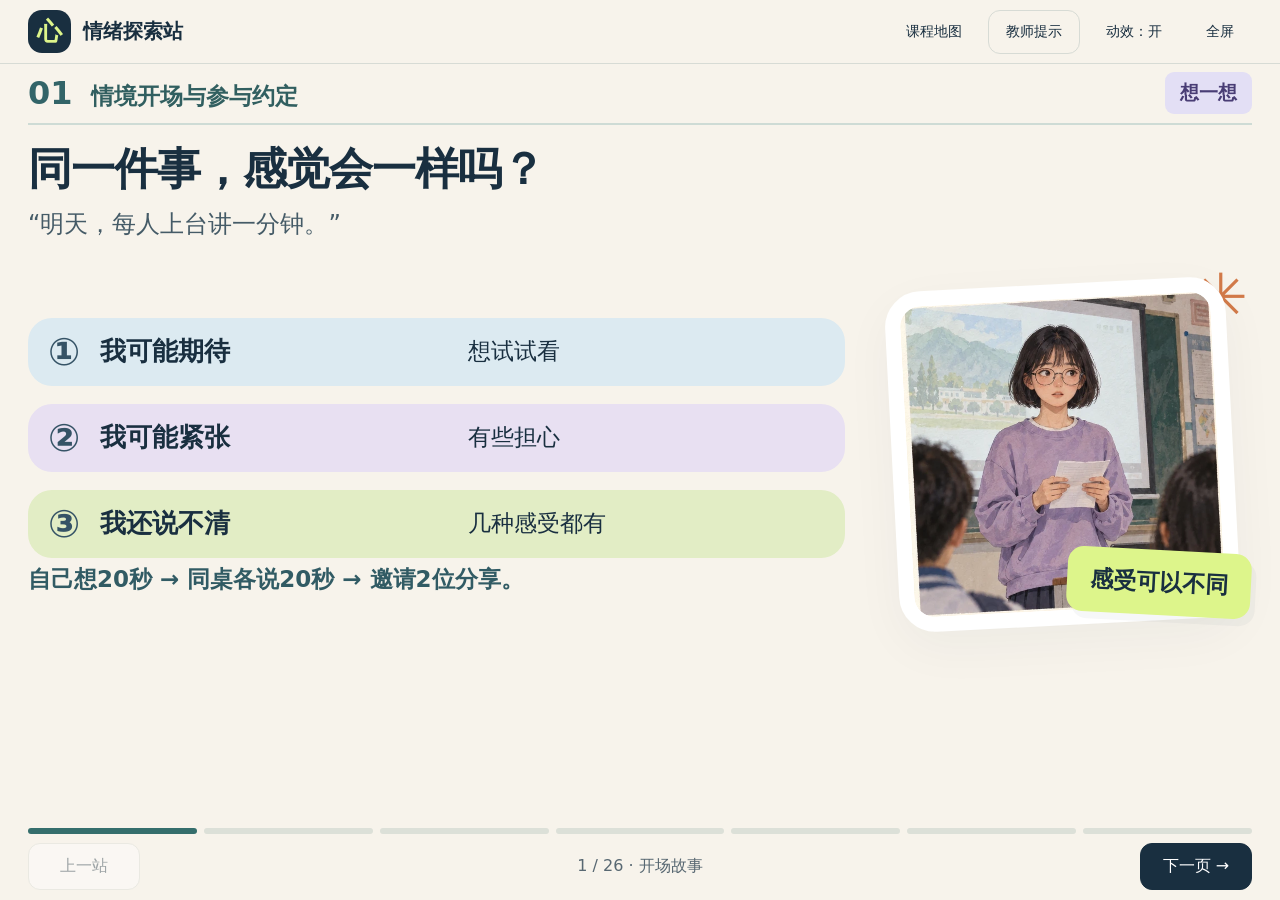
<file: index.html>
<!doctype html><html lang="zh-CN"><head><meta charset="utf-8"><meta name="viewport" content="width=device-width,initial-scale=1"><meta name="theme-color" content="#192f40"><meta name="description" content="面向初中生的50分钟情绪互动课堂。用校园故事理解情绪，练习缓冲、行动与求助。"><title>情绪探索站 · 和情绪相处</title><link rel="icon" type="image/svg+xml" href="data:image/svg+xml,%3Csvg xmlns='http://www.w3.org/2000/svg' viewBox='0 0 40 40'%3E%3Crect width='40' height='40' rx='12' fill='%23192f40'/%3E%3Cpath d='M10 23q10-18 20 0M12 28h16' fill='none' stroke='%23ddf58b' stroke-width='4' stroke-linecap='round'/%3E%3C/svg%3E"><link rel="stylesheet" href="style.css"><link rel="stylesheet" href="teaching.css?v=20260915-focus"><link rel="stylesheet" href="workshop.css?v=practice-20260915"><link rel="stylesheet" href="agent.css?v=offline-ai-20260915"></head><body><a class="skip" href="#main">跳到课堂内容</a><header class="topbar"><a class="brand" href="#" aria-label="回到第一站"><span class="brand-mark">心</span><span>情绪探索站</span></a><div class="tools"><button id="contentsBtn">课程地图</button><button id="teacherBtn">教师提示</button><button id="motionBtn" aria-pressed="true">动效：开</button><button id="fullBtn" title="切换全屏">全屏</button></div></header><main id="main" tabindex="-1"></main><footer class="journey"><div id="progress" aria-label="课程进度"></div><div class="journey-row"><button id="prev" class="nav-btn">上一站</button><span id="stepLabel"></span><button id="next" class="nav-btn primary">下一站 <span aria-hidden="true">→</span></button></div></footer><dialog id="mapDialog"><div class="dialog-head"><h2>今天的路线</h2><button data-close="mapDialog" aria-label="关闭课程地图">关闭</button></div><p>一起探索 50 分钟。不用记住所有术语，带走一个能用的方法。</p><div id="mapItems"></div></dialog><dialog id="teacherDialog"><div class="dialog-head"><h2>教师提示</h2><button data-close="teacherDialog" aria-label="关闭教师提示">关闭</button></div><div id="teacherContent"></div></dialog><script src="app.js?v=xiaohe-20260917"></script><script src="teaching.js?v=20260915-focus"></script><script src="workshop.js?v=practice-20260915"></script><script src="agent.js?v=offline-ai-20260915"></script></body></html>
</file>
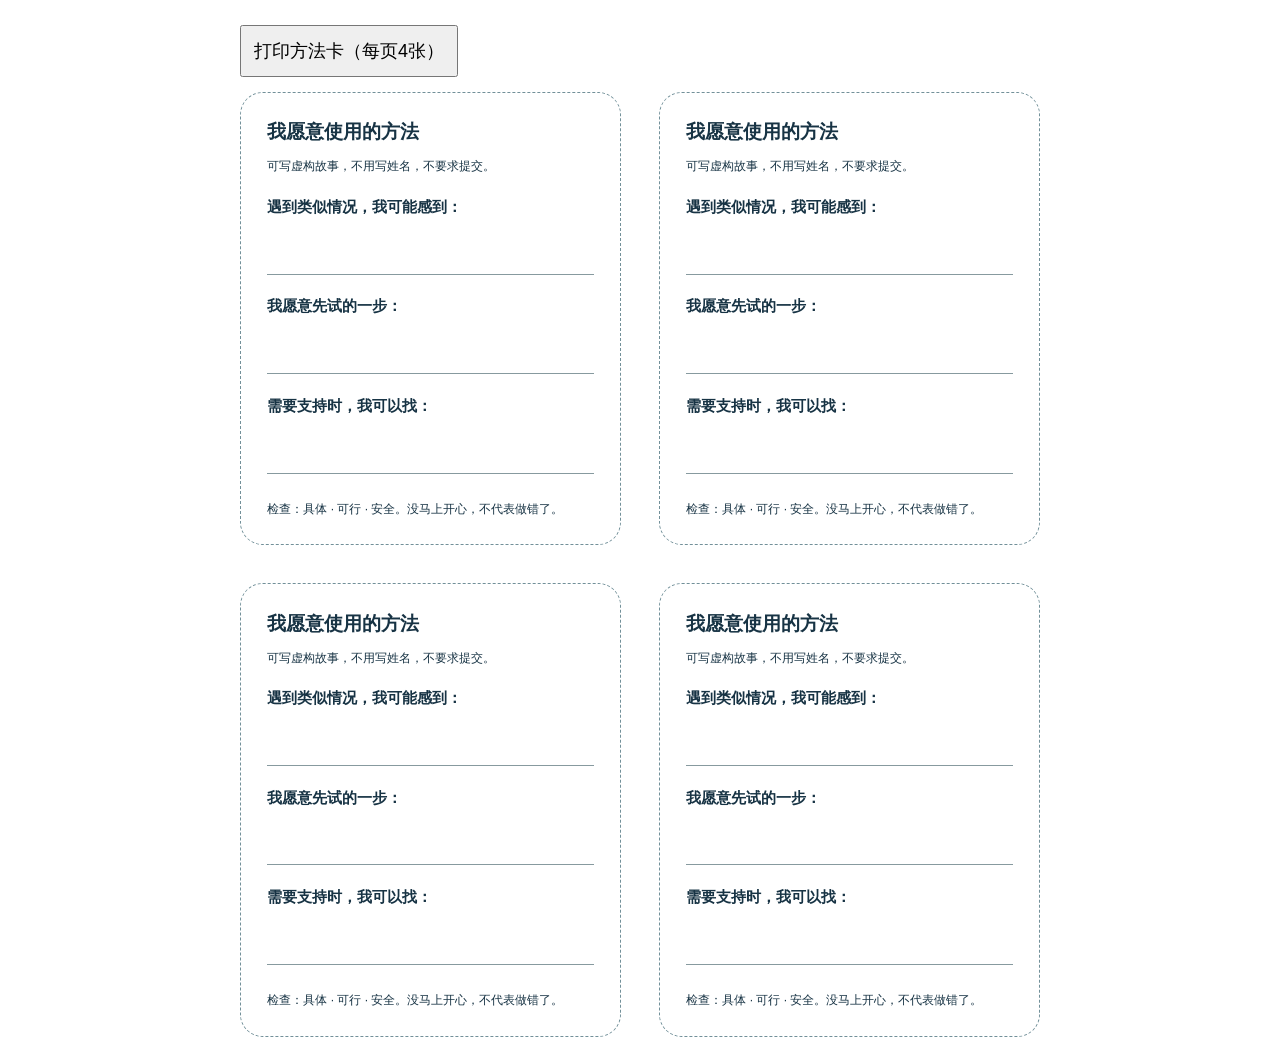
<file: method-card.html>
<!doctype html><html lang="zh-CN"><meta charset="utf-8"><meta name="viewport" content="width=device-width,initial-scale=1"><title>三行方法卡 · 打印版</title><style>@page{size:A4;margin:12mm}body{font-family:Arial,"PingFang SC","Microsoft YaHei",sans-serif;color:#173344;margin:0}main{display:grid;grid-template-columns:1fr 1fr;gap:10mm}section{border:1px dashed #729099;border-radius:6mm;padding:7mm;break-inside:avoid}h2{font-size:19px;margin:0 0 3mm}p,footer{font-size:12px;line-height:1.5}label{display:block;font-size:15px;font-weight:700;margin-top:6mm}section div{height:15mm;border-bottom:1px solid #879a9f}footer{margin-top:7mm}@media screen{body{padding:25px;max-width:800px;margin:auto}button{padding:12px;margin-bottom:15px;font-size:18px}}@media print{button{display:none}}</style><button onclick="print()">打印方法卡（每页4张）</button><main><section><h2>我愿意使用的方法</h2><p>可写虚构故事，不用写姓名，不要求提交。</p><label>遇到类似情况，我可能感到：</label><div></div><label>我愿意先试的一步：</label><div></div><label>需要支持时，我可以找：</label><div></div><footer>检查：具体 · 可行 · 安全。没马上开心，不代表做错了。</footer></section><section><h2>我愿意使用的方法</h2><p>可写虚构故事，不用写姓名，不要求提交。</p><label>遇到类似情况，我可能感到：</label><div></div><label>我愿意先试的一步：</label><div></div><label>需要支持时，我可以找：</label><div></div><footer>检查：具体 · 可行 · 安全。没马上开心，不代表做错了。</footer></section><section><h2>我愿意使用的方法</h2><p>可写虚构故事，不用写姓名，不要求提交。</p><label>遇到类似情况，我可能感到：</label><div></div><label>我愿意先试的一步：</label><div></div><label>需要支持时，我可以找：</label><div></div><footer>检查：具体 · 可行 · 安全。没马上开心，不代表做错了。</footer></section><section><h2>我愿意使用的方法</h2><p>可写虚构故事，不用写姓名，不要求提交。</p><label>遇到类似情况，我可能感到：</label><div></div><label>我愿意先试的一步：</label><div></div><label>需要支持时，我可以找：</label><div></div><footer>检查：具体 · 可行 · 安全。没马上开心，不代表做错了。</footer></section></main></html>
</file>
<file: style.css>
:root{--ink:#192f40;--muted:#586872;--paper:#f7f3eb;--teal:#356e6c;--lime:#ddf58b;--purple:#e2def9;--line:#d7dbd5;--orange:#af4c32;font-family:'Hiragino Sans GB','Microsoft YaHei',system-ui,sans-serif;color:var(--ink);background:var(--paper);font-size:16px}*{box-sizing:border-box}body{margin:0}button,a,input{ -webkit-tap-highlight-color:transparent}button{font:inherit;cursor:pointer;color:inherit;border:1px solid var(--line);background:transparent;border-radius:12px;padding:12px 17px;transition:background .2s,transform .2s}button:hover{background:#e9ece4}button:focus-visible,a:focus-visible,summary:focus-visible{outline:3px solid #7856ce;outline-offset:4px}button:disabled{opacity:.4;cursor:default}a{color:var(--teal);text-underline-offset:4px}.skip{position:absolute;top:-60px;z-index:10;background:#fff;padding:12px}.skip:focus{top:5px}.topbar{display:flex;justify-content:space-between;align-items:center;padding:22px max(28px,calc((100vw - 1280px)/2));border-bottom:1px solid var(--line);gap:15px}.brand{display:flex;align-items:center;gap:12px;text-decoration:none;font-weight:800;color:var(--ink);font-size:20px}.brand small{display:block;font-size:12px;letter-spacing:2px;font-weight:400;margin-top:3px;color:var(--muted)}.brand-mark{display:grid;place-items:center;width:43px;height:43px;border-radius:14px;background:var(--ink);color:var(--lime);font-size:25px}.tools{display:flex;gap:8px}.tools button{font-size:14px;border-color:transparent}.tools button:nth-child(2){border-color:var(--line)}main{max-width:1280px;margin:auto;padding:34px 28px 28px;min-height:calc(100svh - 210px);outline:none}.eyebrow{display:flex;gap:12px;align-items:center;color:var(--teal);font-size:14px;letter-spacing:1px;font-weight:700;margin:0 0 20px}.eyebrow .time{font-size:13px;color:var(--muted);font-weight:400;letter-spacing:0;border-left:1px solid var(--line);padding-left:12px}.stage-heading{display:flex;justify-content:space-between;gap:20px;align-items:flex-start;margin-bottom:28px}h1{font-size:clamp(29px,3.6vw,48px);letter-spacing:-1px;line-height:1.4;margin:0 0 14px;font-weight:850}h2{font-size:24px;line-height:1.5;margin:0 0 14px}p{line-height:1.8;margin:0 0 18px}.intro{color:var(--muted);font-size:18px}.split{display:grid;grid-template-columns:1fr 1.13fr;gap:58px;align-items:center}.visual{position:relative}.visual img{width:100%;display:block;border-radius:26px;aspect-ratio:1;object-fit:cover}.postcard{padding:14px;background:#fff;box-shadow:0 10px 35px #192f4010;transform:rotate(-2deg);border-radius:22px}.postcard img{border-radius:12px}.sticker{position:absolute;right:-12px;bottom:35px;background:var(--lime);padding:13px 22px;border-radius:8px;transform:rotate(5deg);font-size:18px;font-weight:700;box-shadow:0 5px 0 #192f400a}.question{font-size:30px;line-height:1.5;font-weight:750;margin:0 0 20px}.options{display:grid;grid-template-columns:1fr 1fr;gap:12px}.option{text-align:left;background:#fff;padding:21px 18px;border-radius:16px;border:2px solid transparent;font-size:19px;display:flex;gap:13px;align-items:center;min-height:80px}.option b{width:34px;height:34px;display:grid;place-items:center;border-radius:50%;background:var(--paper);font-size:15px;flex-shrink:0}.option:hover{transform:translateY(-3px);background:#fff;border-color:var(--teal)}.option.selected{background:var(--ink);color:white;border-color:var(--ink)}.option.selected b{background:var(--lime);color:var(--ink)}.response{padding:20px 23px;background:var(--purple);border-radius:16px;line-height:1.8;min-height:96px;margin-top:18px;font-size:17px}.response:empty{display:none}.fine{font-size:14px;color:var(--muted);line-height:1.8}.agreement{margin-top:18px;font-size:14px;line-height:1.8;color:var(--muted)}summary{cursor:pointer;font-weight:650}details p{margin-top:10px}.journey{max-width:1280px;margin:auto;padding:0 28px 24px}.journey-row{display:flex;align-items:center;justify-content:space-between;padding-top:16px;gap:10px}.journey-row span{font-size:14px;color:var(--muted)}.nav-btn{min-width:112px;background:#fff}.primary{background:var(--ink);color:white;border-color:var(--ink)}.primary:hover{background:#294957}.primary span{color:var(--lime)}#progress{display:flex;gap:7px}#progress button{flex:1;height:6px;border:0;padding:0;background:#dce0d8;border-radius:5px}#progress button.done{background:#789994}#progress button.current{background:var(--teal)}dialog{border:none;padding:30px;max-width:min(760px,94vw);max-height:88svh;border-radius:24px;background:var(--paper);color:var(--ink);box-shadow:0 30px 100px #0004}dialog::backdrop{background:#14293499;backdrop-filter:blur(4px)}.dialog-head{display:flex;justify-content:space-between;align-items:center;gap:20px;margin-bottom:14px}.dialog-head h2{margin:0}.dialog-head button{font-size:14px;background:#fff}#mapItems{display:grid;gap:10px}#mapItems button{display:flex;justify-content:space-between;gap:20px;text-align:left;background:#fff}#mapItems small{white-space:nowrap;color:var(--muted)}.note-block{padding:18px 0;border-bottom:1px solid var(--line)}.note-block h3{font-size:17px;margin:0 0 8px}.note-block p{font-size:16px;margin:0;white-space:pre-line}.badge{display:inline-block;background:var(--purple);padding:8px 12px;border-radius:30px;font-size:14px}.chips{display:flex;gap:10px;flex-wrap:wrap}.chips button.active{background:var(--ink);color:#fff}.fade-in{animation:appear .35s ease-out}@keyframes appear{from{opacity:.2;transform:translateY(8px)}to{opacity:1;transform:translateY(0)}}@media(min-width:1500px){main{padding-top:50px}.split{gap:80px}}@media(max-width:760px){.topbar{padding:16px 18px}.brand{font-size:17px;gap:8px}.brand small{font-size:11px}.brand-mark{width:36px;height:36px;font-size:21px}.tools{gap:0}.tools button{padding:10px 8px;font-size:13px}#fullBtn{display:none}main{padding:24px 20px;min-height:0}.split{grid-template-columns:1fr;gap:28px}.visual{max-width:320px;width:100%;margin:auto}.postcard{padding:10px}.sticker{right:-6px;bottom:15px;font-size:15px;padding:10px 15px}.question{font-size:25px}.option{font-size:17px;padding:16px 12px;min-height:72px}.options{gap:10px}.intro{font-size:16px}.journey{padding:15px 20px 24px}.stage-heading{display:block}.eyebrow{font-size:13px;gap:8px}.time{font-size:12px!important}.response{font-size:16px}.journey-row span{font-size:12px}.nav-btn{min-width:85px;padding:12px}dialog{padding:22px}.brand small{letter-spacing:1px}}@media(prefers-reduced-motion:reduce){*,*:before,*:after{animation:none!important;transition:none!important;scroll-behavior:auto!important}}
.lab-layout{display:grid;grid-template-columns:0.85fr 1.15fr;gap:48px;align-items:center}.lab-tabs{display:grid;gap:12px}.lab-tab{background:white;border:2px solid transparent;text-align:left;padding:20px 23px;display:grid;grid-template-columns:80px 1fr;gap:15px;align-items:center}.lab-tab.active{border-color:var(--teal);background:#eaf0e4}.lab-tab strong{font-size:23px}.lab-tab span{font-size:16px;line-height:1.7}.concept{margin-top:24px;border-top:1px solid var(--line);padding-top:22px;font-size:18px;line-height:1.8}.concept b{color:var(--teal)}.theory-tag{display:inline-flex;background:var(--purple);font-size:14px;padding:8px 14px;border-radius:24px;white-space:nowrap}.scenario{padding:20px 25px;background:white;border-left:4px solid var(--teal);border-radius:0 15px 15px 0;margin:20px 0;font-size:20px;line-height:1.7}.switches{display:flex;gap:10px;flex-wrap:wrap;margin-bottom:20px}.switches button{background:#fff}.switches button.active{background:var(--ink);color:#fff;border-color:var(--ink)}.model{display:grid;grid-template-columns:1fr 44px 1fr 44px 1fr;align-items:center;margin:25px 0}.model-part{padding:23px;background:white;border-radius:20px;min-height:172px}.model-part:nth-child(3){background:var(--purple)}.model-part h3{font-size:16px;color:var(--teal);margin:0 0 14px}.model-part p{font-size:23px;line-height:1.65;margin:0}.model-join{text-align:center;font-size:26px;color:var(--teal)}.check-panel{display:grid;grid-template-columns:1.1fr 1fr;gap:28px;align-items:center;padding:24px 28px;border:1px solid var(--line);border-radius:20px}.check-panel h2{font-size:20px}.check-panel p{margin:0;font-size:16px}.check-panel .options{grid-template-columns:1fr}.check-panel .option{min-height:55px;padding:13px;font-size:16px}.check-panel .response{font-size:16px;min-height:0;grid-column:1/-1;margin-top:0}.strategy-nav{display:grid;grid-template-columns:repeat(5,1fr);gap:10px;margin-top:25px}.strategy-nav button{text-align:left;padding:20px 16px;background:#fff;border:2px solid transparent}.strategy-nav button strong{display:block;font-size:38px;color:var(--teal);margin-bottom:16px;font-weight:450}.strategy-nav button span{font-size:19px;font-weight:700}.strategy-nav button small{display:block;color:var(--muted);font-size:13px;margin-top:8px}.strategy-nav button.active{background:var(--ink);color:white}.strategy-nav button.active strong{color:var(--lime)}.strategy-nav button.active small{color:#cedbd9}.strategy-detail{display:grid;grid-template-columns:150px 1fr;gap:30px;align-items:center;margin-top:24px;padding:28px;background:var(--purple);border-radius:22px}.strategy-detail .big-num{font-size:95px;color:#6b62a4;line-height:1;font-weight:350}.strategy-detail h2{font-size:28px}.strategy-detail p{margin:0;font-size:18px}.timer-layout{display:grid;grid-template-columns:1.1fr 0.9fr;gap:44px;align-items:start}.practice-panel{background:var(--ink);color:#fff;border-radius:28px;padding:32px;text-align:center}.practice-panel .fine{color:#c1d0d1}.timer-face{margin:25px auto;width:230px;height:230px;display:grid;place-content:center;border-radius:50%;border:4px solid #507070;box-shadow:0 0 0 12px #ffffff05}.timer-face strong{font-size:62px;letter-spacing:2px;font-variant-numeric:tabular-nums;font-weight:500;color:var(--lime)}.timer-face span{font-size:14px;color:#c4d0cd;margin-top:8px}.timer-prompt{font-size:23px;line-height:1.7;min-height:80px}.timer-buttons{display:flex;justify-content:center;gap:12px;margin:20px 0}.timer-buttons button{color:white;border-color:#708689}.timer-buttons .primary{color:var(--ink);background:var(--lime);border-color:var(--lime)}.timer-buttons button:hover{background:#47646a}.voice-control{display:flex;justify-content:center;gap:9px;align-items:center;font-size:14px;color:#d8e0dd}.voice-control input{width:19px;height:19px;accent-color:var(--lime)}.practice-guide img{width:100%;max-height:260px;object-fit:contain;border-radius:20px}.practice-guide .chips{margin:18px 0}.practice-guide h2{font-size:24px}.practice-guide p{font-size:17px}.quiet-link{font-size:14px;margin-top:14px;display:inline-block}.mini-feedback{padding:15px;background:#fff;border-radius:16px;font-size:16px;line-height:1.8}.action-layout{display:grid;grid-template-columns:0.8fr 1.2fr;gap:30px}.scene-tabs{display:grid;gap:12px;align-content:start}.scene-tabs button{text-align:left;padding:22px;background:#fff;font-size:19px;border:2px solid transparent}.scene-tabs button.active{border-color:var(--teal);background:#e8eee4}.action-card{background:var(--purple);padding:32px;border-radius:24px;min-height:340px;display:flex;flex-direction:column;justify-content:center}.action-card .quote{font-size:31px;line-height:1.7;font-weight:700;margin-bottom:24px}.action-card p{font-size:18px}.label{font-size:14px;color:var(--teal);display:block;margin-bottom:12px}.rehearsal{display:grid;grid-template-columns:1fr 1fr;gap:35px}.rehearsal .prompt-card{padding:30px;background:var(--purple);border-radius:25px}.prompt-card .big-quote{font-size:45px;font-weight:750;line-height:1.6;margin:20px 0 28px}.phase-list{display:grid;gap:12px}.phase-list div{font-size:17px;padding:13px 0;border-bottom:1px solid #a4a1be55}.phase-list strong{margin-right:16px;color:var(--teal)}.support-grid{display:grid;grid-template-columns:0.8fr 1.2fr;gap:42px;align-items:center}.support-grid img{width:100%;border-radius:24px}.response-choices{display:grid;gap:10px}.response-choices button{text-align:left;padding:16px;background:#fff;line-height:1.6;font-size:18px}.response-choices button.active{background:var(--ink);color:#fff}.help-path{margin-top:30px;padding-top:25px;border-top:1px solid var(--line)}.help-path h2{margin-bottom:18px}.help-cards{display:grid;grid-template-columns:1fr 1fr 1fr;gap:14px}.help-card{padding:22px;background:#fff;border-radius:18px}.help-card:last-child{background:#f4e2d8}.help-card h3{font-size:20px;margin:0 0 12px}.help-card p{font-size:16px;margin:0}.help-script{margin-top:20px;font-size:24px;line-height:1.7;padding:24px;background:var(--purple);border-radius:18px}.recap-grid{display:grid;grid-template-columns:1.1fr .9fr;gap:35px}.takeaway{background:var(--ink);color:white;padding:32px;border-radius:25px}.takeaway h2{font-size:30px;color:var(--lime)}.takeaway .small{color:#cfdbd8;font-size:15px}.takeaway p{font-size:22px}.takeaway .badge{color:var(--ink);margin:6px 4px 6px 0}.end-note{font-size:18px;margin-top:25px}.sources{margin-top:28px;border-top:1px solid var(--line);padding-top:20px}.sources summary{font-size:15px}.sources li{margin:12px 0;line-height:1.7;font-size:14px}.small-note{margin-top:20px;font-size:14px;color:var(--muted)}.big-dialog-note{padding:17px;background:var(--purple);border-radius:14px}.teacher-source{font-size:14px;margin:18px 0 0}.teacher-source a{display:inline-block;margin-right:12px}.practice-media{margin-top:22px;padding:16px;background:#fff;border-radius:16px}.practice-media summary{font-size:14px}.practice-media p{font-size:14px}.next-hint{font-size:15px;color:var(--muted)}@media(max-width:950px){.strategy-nav{gap:6px}.strategy-nav button{padding:15px 10px}.strategy-nav button span{font-size:17px}.timer-layout{gap:25px}.timer-face{width:200px;height:200px}.model-part{padding:18px}.model-part p{font-size:20px}}@media(max-width:760px){.lab-layout,.timer-layout,.action-layout,.rehearsal,.support-grid,.recap-grid{grid-template-columns:1fr;gap:24px}.lab-layout .visual{max-width:260px}.model{grid-template-columns:1fr;gap:10px}.model-part{min-height:auto;padding:20px}.model-join{transform:rotate(90deg);font-size:20px;line-height:1}.model-part p{font-size:21px}.check-panel{grid-template-columns:1fr;padding:20px;gap:20px}.theory-tag{white-space:normal;margin-top:8px}.strategy-nav{grid-template-columns:repeat(2,1fr)}.strategy-nav button:last-child{grid-column:1/-1}.strategy-nav button strong{font-size:30px;margin-bottom:7px}.strategy-nav button span{font-size:18px}.strategy-detail{grid-template-columns:50px 1fr;padding:22px;gap:15px}.strategy-detail .big-num{font-size:43px}.strategy-detail h2{font-size:23px}.strategy-detail p{font-size:16px}.practice-panel{padding:25px}.practice-guide img{max-height:200px}.timer-face{width:210px;height:210px}.action-card{min-height:280px;padding:25px}.action-card .quote{font-size:26px}.scene-tabs{grid-template-columns:1fr 1fr 1fr;gap:8px}.scene-tabs button{font-size:15px;padding:13px 9px}.prompt-card .big-quote{font-size:37px}.support-grid img{max-height:260px;object-fit:contain}.help-cards{grid-template-columns:1fr}.help-script{font-size:21px}.takeaway{padding:25px}.scenario{font-size:18px}.lab-tab{grid-template-columns:70px 1fr}.stage-heading{margin-bottom:20px}.badge{font-size:13px}.rehearsal .prompt-card{padding:23px}}@media(min-width:1600px){body:fullscreen{font-size:20px}body:fullscreen main{max-width:1500px}body:fullscreen .journey{max-width:1500px}}
.local-audio{margin:10px 0 15px}.local-audio>span{display:block;font-size:13px;color:var(--muted);margin-bottom:7px}.local-audio audio{display:block;width:100%;height:38px;max-width:470px}.local-video{margin-top:14px}.local-video summary{font-size:16px;color:var(--teal);padding:14px 0}.local-video video{width:100%;aspect-ratio:16/9;border-radius:16px;background:#192f40}.split .visual{max-width:370px;margin:22px auto 0}.split h1{font-size:clamp(30px,3.5vw,46px);line-height:1.3}.split .response{min-height:80px;padding:15px 20px}.split .option{min-height:68px;padding:15px}.split .question{font-size:28px;margin-bottom:15px}.split p{margin-bottom:12px}@media(min-width:761px) and (max-height:850px){.split .visual{max-width:290px}.split h1{font-size:38px}main{padding-top:25px}.eyebrow{margin-bottom:15px}.topbar{padding-top:16px;padding-bottom:16px}.split .option{min-height:58px}.split{gap:50px}}@media(max-width:760px){.split .visual{max-width:230px}.split{gap:20px}.split h1{font-size:31px}.local-audio audio{height:42px}.timer-layout .practice-guide{order:-1}.practice-guide img{display:none}.practice-guide .mini-feedback{display:none}.timer-prompt{font-size:21px}.timer-face{width:170px;height:170px}.timer-face strong{font-size:48px}.topbar{flex-wrap:wrap}.tools{margin-left:auto}}
.practice-panel .badge{color:var(--ink)}
.lab-tab{grid-template-columns:120px 1fr}.lab-tab strong{font-size:22px}@media(max-width:760px){.lab-tab{grid-template-columns:85px 1fr;padding:18px 15px;gap:10px}.lab-tab strong{font-size:20px}}
.nav-btn{white-space:nowrap}
/* Guided teaching: finite motion, three purposeful steps, no breathing pacing. */
.lesson-phases{display:flex;gap:10px;margin-bottom:28px}.lesson-phases button{flex:1;display:flex;gap:10px;align-items:center;background:#fff;padding:13px 18px;font-size:17px}.lesson-phases button span{font-size:12px;color:var(--teal)}.lesson-phases button small{margin-left:auto;font-size:12px;color:var(--muted)}.lesson-phases button[aria-current=step]{background:var(--ink);color:#fff}.lesson-phases button[aria-current=step] span{color:var(--lime)}.lesson-phases button[aria-current=step] small{color:#d2dcda}.theory-flow{display:grid;grid-template-columns:repeat(3,1fr);gap:20px;margin:30px 0}.theory-card{border:1px solid var(--line);background:white;border-radius:24px;padding:28px;animation:concept-in .65s both;animation-delay:calc(var(--i)*.14s)}.theory-card:nth-child(2){background:var(--purple)}.card-count{display:inline-block;color:var(--teal);font-size:36px;margin-bottom:25px}.theory-card h2{font-size:28px}.theory-card p{font-size:20px;line-height:1.8}.theory-example{display:flex;gap:30px;align-items:center;border-left:4px solid var(--teal);padding:20px 25px;background:#eaf0e4;border-radius:0 18px 18px 0}.theory-example>span{flex-shrink:0;color:var(--teal);font-size:14px}.theory-example p{margin:0;font-size:20px}.transition-line,.flow-caption{font-size:16px;color:var(--muted);margin:22px 0}.reveal-answer{margin-top:30px;background:var(--purple);border-radius:24px;padding:28px}.reveal-answer summary{font-size:22px;padding:8px}.answer-body{padding-top:25px;animation:concept-in .45s both}.answer-body h2{font-size:26px;line-height:1.8}.answer-body p{font-size:22px;line-height:1.9}.review-takeaway{padding:30px 0}.review-takeaway span{font-size:15px;color:var(--muted)}.review-takeaway p{font-size:25px;line-height:1.8}.review-takeaway b{color:var(--teal);margin:0 12px}.model-part{animation:concept-in .5s both}.model-part:nth-child(3){animation-delay:.12s}.model-part:nth-child(5){animation-delay:.24s}.strategy-detail{animation:concept-in .45s both}.timer-face{--sweep:0deg;position:relative;border:0;background:radial-gradient(circle,var(--ink) 67%,transparent 68%),conic-gradient(var(--lime) var(--sweep),#507070 0)}.is-running .timer-face{box-shadow:0 0 0 12px #ddf58b12}.still *,.still *:before,.still *:after{animation:none!important;transition:none!important;scroll-behavior:auto!important}@keyframes concept-in{from{opacity:0;transform:translateY(16px)}to{opacity:1;transform:translateY(0)}}
@media(max-width:760px){.lesson-phases{gap:6px;margin-bottom:22px}.lesson-phases button{padding:12px 6px;font-size:14px;gap:5px;justify-content:center;flex-wrap:wrap}.lesson-phases button small{width:100%;margin:0;text-align:center}.theory-flow{grid-template-columns:1fr;gap:12px;margin:22px 0}.theory-card{padding:20px}.card-count{font-size:22px;margin-bottom:10px}.theory-card h2{font-size:23px}.theory-card p{font-size:18px;margin-bottom:0}.theory-example{display:block;padding:20px}.theory-example p{font-size:18px;margin-top:8px}.reveal-answer{padding:20px}.answer-body h2{font-size:22px}.answer-body p,.review-takeaway p{font-size:19px}.tools button{font-size:12px;padding:10px 7px}}
@media(prefers-reduced-motion:reduce){*,*:before,*:after{animation:none!important;transition:none!important}}
@media(min-width:761px) and (max-height:900px){main:has(.theory-flow){padding-top:16px;padding-bottom:10px}.lesson-phases{margin-bottom:18px}.theory-flow{margin:18px 0;gap:16px}.theory-card{padding:20px}.card-count{font-size:26px;margin-bottom:12px}.theory-card h2{font-size:25px;margin-bottom:10px}.theory-card p{font-size:18px;margin:0}.theory-example{padding:15px 20px}.theory-example p{font-size:18px}.flow-caption,.transition-line{margin:14px 0;font-size:14px}main:has(.theory-flow) h1{font-size:36px}main:has(.theory-flow) .intro{font-size:18px;margin-bottom:0}main:has(.theory-flow) .stage-heading{margin-bottom:18px}}
/* Projection-first content: directly visible explanations, strong type hierarchy. */
.display-cards{display:grid;grid-template-columns:repeat(3,1fr);gap:20px;margin:26px 0}.display-cards.two-col{grid-template-columns:repeat(2,1fr)}.display-card{background:#fff;border:1px solid var(--line);border-radius:22px;padding:24px;animation:concept-in .45s both}.display-card:nth-child(2){background:var(--purple)}.display-card .label{font-size:20px;color:#315f60;margin-bottom:16px}.display-card h2{font-size:28px;line-height:1.55;margin:0 0 14px}.display-card p{font-size:24px;line-height:1.65;margin:0}.class-takeaway{background:#e8eedf;border-left:5px solid var(--teal);padding:20px 24px;font-size:26px;line-height:1.65;margin:22px 0}.class-note{font-size:21px;line-height:1.7;color:#3c515b}.strategy-all{grid-template-columns:repeat(6,1fr);gap:16px}.strategy-all .display-card{grid-column:span 2}.strategy-all .display-card:nth-child(n+4){grid-column:span 3}.strategy-all .display-card h2{font-size:25px}.strategy-all .display-card p{font-size:23px}.support-direct{display:grid;grid-template-columns:.85fr 1.15fr;gap:24px;align-items:start}.support-direct video{width:100%;border-radius:20px;background:var(--ink)}.support-lines{display:block;margin:0}.support-lines .display-card{padding:18px;margin-bottom:14px}.support-lines .display-card h2{font-size:25px;margin-bottom:8px}.support-lines .label{margin-bottom:8px}.support-lines .display-card p{font-size:22px}.review-label{font-size:20px;color:var(--teal);margin:0}.reveal-answer .answer-body{padding-top:12px}.answer-body h2{font-size:28px}.answer-body p{font-size:26px}
@media(min-width:761px){h1,main:has(.theory-flow) h1{font-size:40px;line-height:1.4}.intro,main:has(.theory-flow) .intro{font-size:24px;line-height:1.6}.theory-card p{font-size:24px}.theory-card h2{font-size:28px}.theory-example p{font-size:24px}.theory-card .card-count{font-size:24px;margin-bottom:12px}.theory-flow{gap:18px}.theory-card{padding:22px}.concept{font-size:24px}.practice-guide p,.mini-feedback,.phase-list div{font-size:23px}.practice-guide h2{font-size:27px}.practice-guide .fine{font-size:18px}.phase-list strong{display:block}.lesson-phases button{font-size:18px}.local-audio>span{font-size:18px}.theory-example>span{font-size:18px}.review-takeaway p{font-size:26px}.transition-line,.flow-caption{font-size:18px}.journey-row span{font-size:16px}}
@media(min-width:761px) and (max-height:900px){.topbar{padding-top:12px;padding-bottom:12px}main{padding-top:14px}.lesson-phases{margin-bottom:14px}.stage-heading{margin-bottom:18px}.display-cards{margin:18px 0;gap:16px}.display-card{padding:20px}.display-card h2{font-size:27px}.display-card .label{margin-bottom:10px}.display-card p{font-size:24px}.class-takeaway{margin:16px 0;padding:16px 20px}.theory-card p,.theory-example p{font-size:24px}.class-note{margin:12px 0}.strategy-all .display-card{padding:16px}.strategy-all .display-card h2{font-size:24px}.strategy-all .display-card p{font-size:22px}}
@media(max-width:760px){.display-cards,.display-cards.two-col,.strategy-all,.support-direct{grid-template-columns:1fr;gap:14px}.strategy-all .display-card,.strategy-all .display-card:nth-child(n+4){grid-column:auto}.display-card{padding:20px}.display-card .label{font-size:17px}.display-card h2,.strategy-all .display-card h2{font-size:24px}.display-card p,.strategy-all .display-card p{font-size:20px}.class-takeaway{font-size:22px;padding:18px}.class-note{font-size:18px}.answer-body h2{font-size:23px}.answer-body p{font-size:21px}.support-lines .display-card h2{font-size:23px}.support-lines .display-card p{font-size:20px}}
@media(prefers-reduced-motion:reduce){*,*:before,*:after{animation:none!important;transition:none!important}}
.support-direct video{aspect-ratio:16/9;object-fit:contain}
/* Illustrated classroom edition */
.visual-lesson{display:grid;grid-template-columns:1.05fr .95fr;gap:52px;align-items:center;min-height:510px}.visual-copy h1,.activity-hero h1{font-size:clamp(36px,3.7vw,52px);line-height:1.35;margin:20px 0 24px;letter-spacing:-1px}.scene-art{position:relative;margin:20px 25px 28px;isolation:isolate;min-width:0}.photo-frame{background:white;border:15px solid white;border-radius:36px;box-shadow:0 16px 50px #192f400b;transform:rotate(-3deg);overflow:hidden}.photo-frame img{width:100%;display:block;aspect-ratio:1;object-fit:cover;border-radius:20px}.scene-art figcaption{position:absolute;right:-18px;bottom:10px;padding:17px 23px;background:var(--lime);border-radius:16px;font-size:23px;font-weight:750;transform:rotate(3deg);box-shadow:5px 7px 0 #192f4009;animation:sticker-settle .9s ease-out both}.art-spark{position:absolute;right:-15px;top:-24px;color:#d27a49;font-size:65px;animation:spark-turn 18s linear infinite;z-index:-1}.living-model{margin:18px 0}.living-node{display:flex;gap:20px;align-items:center}.node-dot{width:62px;height:62px;display:grid;place-items:center;background:#e1dcf6;border-radius:50%;font-size:28px;flex-shrink:0;animation:node-glow 9s ease-in-out infinite;animation-delay:calc(var(--i)*3s)}.living-node:nth-of-type(3) .node-dot{background:#f3d6bd}.living-node h2{font-size:27px;margin:0 0 3px}.living-node p{font-size:24px;margin:0;color:#4b6166}.living-link{display:block;margin:3px 0 3px 23px;color:var(--teal);font-size:25px;animation:link-travel 3s ease-in-out infinite}.visual-bottom{border-left:4px solid #467b73;padding-left:17px;font-size:24px;line-height:1.65;margin:24px 0 10px}.review-poster{display:grid;grid-template-columns:1.1fr .9fr;gap:38px;padding:38px 42px;background:#193f49;border-radius:32px;color:white;align-items:center;min-height:500px;overflow:hidden}.review-poster h1{font-size:46px;color:#e2f797;line-height:1.4;margin:25px 0}.review-poster p{font-size:26px;line-height:1.7}.review-poster .scene-art{margin:20px 10px}.review-poster figcaption{color:var(--ink);font-size:20px}.poster-kicker{color:#c3d8d4;font-size:18px}.poster-route{display:flex;gap:10px;align-items:center;flex-wrap:wrap;margin:30px 0}.poster-route span{background:#ffffff13;padding:10px 12px;border-radius:12px;font-size:19px}.poster-route b{color:#dff594}.poster-question{border-top:1px solid #ffffff33;padding-top:20px;color:#e3e9e7}.story-line{font-size:27px;line-height:1.6}.feeling-bubbles{display:grid;grid-template-columns:repeat(4,1fr);gap:12px;margin:30px 0}.feeling-bubbles>div{text-align:center}.face{width:78px;height:78px;display:grid;place-items:center;font-size:42px;border-radius:50%;background:#e6edbd;margin:auto auto 13px;animation:float-soft 6s ease-in-out infinite}.feeling-bubbles>div:nth-child(2) .face{background:#e4def8;animation-delay:-2s}.feeling-bubbles>div:nth-child(3) .face{background:#f6d4b2;animation-delay:-4s}.feeling-bubbles>div:nth-child(4) .face{background:#d4e4e7;animation-delay:-1s}.feeling-bubbles b{font-size:22px}.signal-scene{display:grid;grid-template-columns:1fr 1fr;gap:60px;align-items:center}.signal-scene .scene-art{max-width:370px;margin:10px auto 25px}.signal-stack article{display:flex;align-items:center;gap:25px;padding:19px 0;border-bottom:1px solid var(--line)}.signal-stack h2{font-size:27px;margin:0 0 7px}.signal-stack p{font-size:26px;margin:0}.signal-icon{font-size:48px;width:78px;height:78px;display:grid;place-items:center;background:#e4def8;border-radius:23px;animation:float-soft 7s ease-in-out infinite}.signal-stack article:nth-child(2) .signal-icon{background:#f5d9bd;animation-delay:-2s}.signal-stack article:nth-child(3) .signal-icon{background:#deebbb;animation-delay:-4s}.detective-layout{display:grid;grid-template-columns:.62fr 1.38fr;align-items:center;gap:35px}.detective-layout>img{width:100%;border-radius:50%;animation:lens-scan 9s ease-in-out infinite}.fact-pair{display:grid;grid-template-columns:1fr;gap:8px}.fact-pair article{border-radius:22px;padding:20px 25px;background:white;position:relative}.fact-pair article:last-child{background:#e2def9}.fact-pair article>span{font-size:18px;color:var(--teal)}.fact-pair h2{font-size:30px;margin:10px 0}.fact-pair p{font-size:24px;margin:0}.not-equal{font-size:36px;text-align:center;color:#a65c38;line-height:1}.story-triptych{display:grid;grid-template-columns:repeat(3,1fr);gap:25px}.story-triptych article{background:#fff;border-radius:25px;padding:16px 20px 22px;overflow:hidden}.story-triptych img{width:100%;aspect-ratio:1.3;object-fit:cover;border-radius:16px;margin-bottom:16px}.story-triptych article>span{font-size:18px;color:var(--teal)}.story-triptych h2{font-size:27px;line-height:1.6;margin:12px 0 0}.story-triptych article:nth-child(2){background:#e7e2f7}.story-triptych article:nth-child(3){background:#e5ecd3}.practice-panel{background:#193f49}.strategy-all .display-card{border-top:5px solid #50887f}.strategy-all .display-card:nth-child(2n){border-color:#ab93d0}.strategy-all .display-card:nth-child(3n){border-color:#d79360}
@keyframes float-soft{0%,100%{transform:translateY(0)}50%{transform:translateY(-7px)}}@keyframes spark-turn{to{transform:rotate(360deg)}}@keyframes link-travel{0%,100%{transform:translateY(-2px)}50%{transform:translateY(5px)}}@keyframes node-glow{0%,28%,100%{box-shadow:0 0 0 0 #356e6c00}12%{box-shadow:0 0 0 9px #356e6c15}}@keyframes lens-scan{0%,100%{transform:rotate(-4deg)}50%{transform:rotate(5deg)}}@keyframes sticker-settle{from{transform:translateY(14px) rotate(-5deg);opacity:.4}to{transform:translateY(0) rotate(3deg);opacity:1}}
@media(min-width:761px) and (max-height:900px){.visual-lesson{min-height:480px;gap:35px}.visual-copy h1,.activity-hero h1{font-size:42px;margin:16px 0 20px}.scene-art{max-width:400px;margin:20px auto 30px;width:90%}.living-node h2{font-size:26px}.living-node p{font-size:24px}.living-link{font-size:22px}.visual-bottom{margin-top:20px}.review-poster{min-height:480px;padding:30px 35px}.review-poster h1{font-size:42px}.review-poster p{font-size:24px}.story-triptych img{max-height:260px}.signal-scene .scene-art{max-width:310px}.detective-layout>img{max-width:290px;margin:auto}}
@media(max-width:760px){.visual-lesson,.review-poster,.signal-scene,.detective-layout{grid-template-columns:1fr;gap:20px;min-height:0}.visual-copy h1,.activity-hero h1{font-size:33px;margin:18px 0}.scene-art{width:80%;max-width:300px;margin:16px auto 32px;grid-row:2}.scene-art figcaption{font-size:17px;padding:12px 15px;right:-15px}.photo-frame{border-width:10px;border-radius:26px}.art-spark{font-size:45px}.living-model{display:flex;gap:10px;align-items:flex-start}.living-node{display:block;flex:1}.node-dot{width:45px;height:45px;font-size:20px;margin-bottom:10px}.living-node h2{font-size:19px}.living-node p{font-size:17px;line-height:1.6}.living-link{display:none}.visual-bottom{font-size:20px}.review-poster{padding:25px 22px;border-radius:25px}.review-poster h1{font-size:33px}.review-poster p{font-size:21px}.poster-route{gap:6px;margin:22px 0}.poster-route span{font-size:15px;padding:8px}.poster-kicker{font-size:16px}.story-line{font-size:22px}.face{width:60px;height:60px;font-size:33px}.feeling-bubbles{gap:8px}.feeling-bubbles b{font-size:17px}.signal-scene .scene-art{max-width:250px;grid-row:1}.signal-stack article{padding:15px 0}.signal-stack h2{font-size:23px}.signal-stack p{font-size:21px}.signal-icon{font-size:35px;width:60px;height:60px}.detective-layout>img{max-width:170px;margin:auto}.fact-pair h2{font-size:24px}.fact-pair p{font-size:20px}.story-triptych{grid-template-columns:1fr}.story-triptych article{display:grid;grid-template-columns:110px 1fr;column-gap:18px;align-items:center}.story-triptych img{grid-row:1/3;aspect-ratio:1;margin:0}.story-triptych article>span{font-size:16px}.story-triptych h2{font-size:22px;margin-top:5px}}
@media(prefers-reduced-motion:reduce){*,*:before,*:after{animation:none!important;transition:none!important}}
.compact-practice .practice-guide .scene-art{max-width:260px;margin:0 auto 28px}.compact-practice .practice-guide .scene-art img{max-height:none;display:block}.compact-practice .practice-guide h2{font-size:27px;margin:15px 0 10px}.compact-practice .practice-guide p{font-size:24px;margin:0}.compact-practice .practice-guide .chips{justify-content:center}.compact-practice .practice-panel{padding:22px 28px}.compact-practice .timer-face{width:165px;height:165px;margin:18px auto}.compact-practice .timer-face strong{font-size:48px}.compact-practice .timer-prompt{font-size:24px;min-height:68px}.compact-practice .timer-buttons{margin:14px 0}.compact-practice .fine{margin:10px 0 0}.compact-rehearsal .practice-panel{padding:22px}.compact-rehearsal .timer-face{width:170px;height:170px;margin:18px auto}.compact-rehearsal .timer-face strong{font-size:48px}.compact-rehearsal .timer-prompt{font-size:24px;min-height:70px}.compact-rehearsal .prompt-card .big-quote{font-size:45px;margin:10px 0 22px}.rehearsal-steps{display:flex;gap:12px;align-items:center;margin:20px 0;font-size:24px}.rehearsal-steps b{color:var(--teal)}
body.classroom-screen{height:100svh;overflow:hidden;display:flex;flex-direction:column}.classroom-screen .topbar{height:64px;flex-shrink:0;padding-top:8px;padding-bottom:8px}.classroom-screen main{position:relative;flex:1;width:100%;max-width:none;min-height:0;padding:0;overflow:hidden}.classroom-screen .screen-content{position:absolute;left:50%;top:8px;transform-origin:top center}.classroom-screen .journey{height:78px;flex-shrink:0;padding:6px 28px 10px;width:100%;max-width:1280px}.classroom-screen .journey-row{padding-top:9px}.classroom-screen .lesson-phases{margin-bottom:12px}.classroom-screen .lesson-phases button{padding:9px 16px}.classroom-screen .eyebrow{margin-bottom:13px}.classroom-screen .stage-heading{margin-bottom:18px}.classroom-screen .stage-heading h1{font-size:38px}.classroom-screen .intro{margin-bottom:12px}.classroom-screen .visual-lesson{min-height:0}.classroom-screen .review-poster{min-height:0}.classroom-screen .living-node .node-dot{width:51px;height:51px}.classroom-screen .living-link{line-height:1;margin-top:2px;margin-bottom:2px}.classroom-screen .scene-art{max-width:360px}.classroom-screen .review-poster .scene-art{max-width:310px}.classroom-screen .support-direct .display-card{padding:13px 18px;margin-bottom:12px}.classroom-screen .support-direct .display-card h2{font-size:24px}.classroom-screen .support-direct .display-card p{font-size:22px}.classroom-screen .support-direct video{margin-top:12px}.classroom-screen .class-note{margin:10px 0}.classroom-screen .story-triptych img{max-height:220px}.classroom-screen .feeling-bubbles{margin:22px 0}.classroom-screen .signal-scene .scene-art{max-width:290px}
@media(max-width:899px){.screen-content{width:auto!important;transform:none!important}.compact-practice .practice-guide{order:0}.compact-practice .practice-guide .scene-art{display:block;max-width:230px}.compact-practice .practice-guide .scene-art img{display:block}.compact-rehearsal .prompt-card .big-quote{font-size:36px}}
.section-bar{display:flex;align-items:center;justify-content:space-between;gap:15px;margin:0 0 16px;padding:0 0 12px;border-bottom:2px solid #cedbd5}.section-bar strong{font-size:23px;color:#315f60}.page-kind{font-size:19px;font-weight:700;padding:8px 15px;border-radius:9px;background:#e3dff5;color:#493d75}.page-kind.kind-1{background:#f6dcc4;color:#7b452b}.page-kind.kind-2{background:#dceacc;color:#3b603c}.page-kind.kind--1{background:#193f49;color:white}.section-cover{display:grid;grid-template-columns:1fr 1fr;gap:45px;align-items:center;padding:20px 35px 25px;background:#e6ede2;border-radius:28px;min-height:450px}.section-number{font-size:100px;font-weight:800;line-height:1;color:#3c7b72;letter-spacing:-6px}.section-cover h1{font-size:54px;margin:12px 0}.section-cover p{font-size:27px;line-height:1.6;margin:15px 0 25px}.section-outline{display:grid;gap:15px;font-size:25px}.section-outline div{display:flex;align-items:center;gap:12px}.section-outline b{width:33px;height:33px;display:grid;place-items:center;border-radius:50%;background:#fff;font-size:18px}.section-1{background:#e9e3f4}.section-2{background:#f0e4d5}.section-3{background:#dce9e9}.model-name{font-size:28px!important;color:#65528f!important;margin:0 0 14px!important}.visual-copy h1{font-size:36px!important;margin-top:10px!important}.map-section{padding-bottom:12px;border-bottom:1px solid var(--line)}.map-section h3{margin:10px 0}.map-section h3 button{background:#e1eacb!important;font-weight:750;width:100%}.map-section>button{width:100%;margin:6px 0}.classroom-screen .section-bar{margin-bottom:12px;padding-bottom:9px}.classroom-screen .section-cover{min-height:420px}.classroom-screen .section-number{font-size:90px}.classroom-screen .section-cover .scene-art{max-width:340px}.classroom-screen .living-node h2{font-size:24px}.classroom-screen .living-node p{font-size:23px}.classroom-screen .model-name{font-size:27px!important}
@media(max-width:899px){.section-bar strong{font-size:18px}.page-kind{font-size:15px;padding:8px}.section-cover{grid-template-columns:1fr;padding:25px;gap:15px;min-height:0}.section-number{font-size:70px}.section-cover h1{font-size:40px}.section-cover p{font-size:22px}.section-outline{font-size:21px}.model-name{font-size:23px!important}.visual-copy h1{font-size:29px!important}}
.deep-top{display:flex;align-items:center;justify-content:space-between;margin:8px 0}.deep-top .model-name{margin:0!important}.theory-count{font-size:18px;color:#586872}.theory-deep h1{font-size:37px;margin:14px 0 20px;line-height:1.4}.deep-grid{display:grid;grid-template-columns:1.4fr .85fr;gap:35px;align-items:center}.deep-content{display:grid;gap:15px}.deep-content article{padding:16px 20px;background:#fff;border:1px solid #d6dcd4;border-radius:18px;border-left:5px solid #5a4985}.deep-content article:nth-child(2){border-left-color:#a65322}.deep-content article:nth-child(3){border-left-color:#286c62}.meaning-label{font-size:18px;font-weight:750;display:inline-block;padding:4px 10px;border-radius:6px}.concept-label{background:#e7e0fa;color:#513b7c}.distinction-label{background:#ffe1c3;color:#814018}.example-label{background:#d6ece0;color:#235b49}.deep-content p{font-size:25px;line-height:1.65;margin:10px 0 0}.highlight-concept{color:#513b7c;background:#e7e0fa;font-weight:750;padding:0 3px}.deep-grid .scene-art{width:80%;max-width:250px!important;margin:8px auto 22px!important}.deep-grid .scene-art figcaption{font-size:18px;padding:12px}.apply-box{padding:18px 20px;background:#e5edcf;border-radius:16px}.apply-box strong{font-size:20px;color:#3b5923}.apply-box p{font-size:23px;line-height:1.65;margin:8px 0 0}.classroom-screen .theory-deep h1{font-size:34px;margin:10px 0 16px}.classroom-screen .deep-content article{padding:13px 18px}.classroom-screen .deep-content p{font-size:24px}.classroom-screen .deep-grid{gap:25px}.classroom-screen .deep-grid .scene-art{max-width:220px!important}.classroom-screen .deep-content{gap:12px}
@media(max-width:899px){.deep-grid{grid-template-columns:1fr;gap:20px}.theory-deep h1{font-size:29px}.deep-content p{font-size:21px}.apply-box p{font-size:21px}.deep-grid aside{display:grid;grid-template-columns:1fr;gap:15px}.deep-grid .scene-art{max-width:230px}.deep-top .model-name{font-size:21px!important}}
.voice-start{display:block;width:100%;max-width:340px;margin:12px auto;background:#e2f499;color:#183c45;font-size:21px;font-weight:750}.activity-tabs{display:flex;gap:12px;margin:12px 0 20px}.activity-tabs button{font-size:21px;background:white}.activity-tabs button.active{background:#193f49;color:white}.seek-game{display:grid;grid-template-columns:.9fr 1.1fr;gap:35px;align-items:center;padding:25px;background:#e5ece0;border-radius:26px}.game-tag{font-size:18px;color:#3e615b}.seek-instruction h2{font-size:34px;margin:18px 0}.seek-instruction p,.game-feedback{font-size:24px;line-height:1.6}.game-feedback{padding:15px;background:#fff;border-radius:14px;margin:20px 0}.object-board{display:grid;grid-template-columns:repeat(3,1fr);gap:18px}.object-board button{padding:15px;background:#fff;border:3px solid transparent;border-radius:25px;color:var(--object-color);font-size:21px}.object-board button:hover{border-color:var(--object-color);transform:translateY(-4px)}.object-board svg{width:100%;max-height:95px;display:block;animation:float-soft 7s ease-in-out infinite;animation-delay:var(--delay)}.object-board path{fill:none;stroke:currentColor;stroke-width:3;stroke-linecap:round;stroke-linejoin:round}.object-board span{display:block;margin-top:10px;color:var(--ink)}.cartoon-theater{display:grid;grid-template-columns:1fr .85fr;gap:30px;align-items:center;background:#e6e3f2;border-radius:26px;padding:22px}.cartoon-stage{height:320px;position:relative;overflow:hidden;border-radius:20px;background:#193f49}.cartoon-stage img{width:100%;height:100%;object-fit:cover;transform:scale(1.05)}.cartoon-stage.playing img{animation:story-pan 12s ease-in-out infinite alternate}.speech-bubble{position:absolute;top:17px;left:18px;right:18px;padding:18px 20px;background:#ffffffed;font-size:24px;font-weight:750;line-height:1.5;border-radius:18px}.cartoon-step{position:absolute;bottom:15px;left:15px;background:#e2f497;padding:9px 14px;font-size:19px;border-radius:10px}.scene-change .speech-bubble{animation:concept-in .45s both}.cartoon-controls>p:first-child{font-size:28px;line-height:1.65}.cartoon-controls>div{display:flex;gap:12px;flex-wrap:wrap;align-items:center}.cartoon-controls button{font-size:20px}.cartoon-controls .fine{font-size:17px}.support-mini{display:flex;gap:15px;justify-content:space-between;align-items:center;margin-top:20px;flex-wrap:wrap}.support-mini span{font-size:23px;font-weight:700}.support-mini button{font-size:18px;background:#fff}@keyframes story-pan{from{transform:scale(1.05) translateX(-2%)}to{transform:scale(1.15) translateX(2%)}}
.classroom-screen .compact-practice .timer-face{width:140px;height:140px;margin:12px auto}.classroom-screen .compact-practice .timer-prompt{min-height:50px;font-size:23px}.classroom-screen .compact-practice .practice-panel{padding:16px 25px}.classroom-screen .activity-tabs{margin:8px 0 15px}.classroom-screen .cartoon-stage{height:280px}.classroom-screen .cartoon-controls>p:first-child{font-size:26px}
@media(max-width:899px){.seek-game,.cartoon-theater{grid-template-columns:1fr;padding:20px;gap:20px}.seek-instruction h2{font-size:28px}.seek-instruction p,.game-feedback{font-size:20px}.object-board{gap:10px}.object-board button{padding:10px;font-size:18px}.object-board svg{height:70px}.activity-tabs button{font-size:17px;padding:12px}.cartoon-stage{height:270px}.speech-bubble{font-size:21px;padding:14px}.cartoon-controls>p:first-child{font-size:23px}.support-mini span{font-size:19px}.voice-start{font-size:20px}}
@media(prefers-reduced-motion:reduce){*,*:before,*:after{animation:none!important;transition:none!important}}
.highlight-distinction{color:#814018;background:#ffe1c3;padding:0 3px;font-weight:700}.highlight-application{color:#235b49;background:#cfe5cc;padding:0 3px;font-weight:700}
.cartoon-stage img{object-fit:contain;background:#f3eee5}.speech-bubble{top:auto;bottom:18px}.cartoon-step{bottom:auto;top:15px}
</file>
<file: teaching.css>
/* Classroom diagrams: blue = observation, purple = interpretation, green = action. */
.teaching-heading{margin:12px 0 22px}.teaching-heading h1{font-size:clamp(32px,3.4vw,48px);line-height:1.2;margin:0 0 12px}.teaching-heading p{font-size:24px;margin:0;color:#455b67;line-height:1.45}.teaching-takeaway{font-size:24px;line-height:1.45;padding:15px 22px;border-left:6px solid #517275;background:#e8edce;border-radius:0 14px 14px 0;margin:20px 0 6px;color:#192f40}
.emotion-palette{display:grid;grid-template-columns:repeat(3,1fr);gap:14px}.emotion-word{display:flex;align-items:center;gap:20px;padding:18px 22px;border-radius:20px;background:#e3e9f0}.emotion-word>span{font-size:42px;width:52px;text-align:center;color:#193d4b}.emotion-word h2{font-size:28px;margin:0 0 4px}.emotion-word p{font-size:21px;margin:0}.tone-0,.tone-3{background:#f3dfb8}.tone-1,.tone-4{background:#dce9ed}.tone-2,.tone-5{background:#e6e0f1}.intensity-scale{margin-top:18px;padding:16px 22px;background:white;border-radius:20px}.intensity-scale h2{font-size:25px;margin:0 0 12px}.intensity-stops{display:flex;gap:0;border-top:8px solid #436977}.intensity-stops span{flex:1;padding:13px 12px 0;font-size:21px}.intensity-stops b{display:block;font-size:24px;margin-bottom:4px}.intensity-stops span+span{border-left:2px solid #d1dce0}
.emotion-jobs{border-radius:20px;overflow:hidden;background:white}.jobs-head,.emotion-jobs article{display:grid;grid-template-columns:.7fr 1.4fr 1.4fr;align-items:center;gap:16px;padding:16px 22px}.jobs-head{background:#203b4c;color:white;font-size:23px;font-weight:700}.emotion-jobs article+article{border-top:1px solid #d6dfe3}.emotion-jobs article:nth-child(odd){background:#f1f4f2}.emotion-jobs h2{font-size:25px;margin:0;display:flex;gap:15px;align-items:center}.emotion-jobs h2 span{font-size:29px}.emotion-jobs p{font-size:23px;line-height:1.4;margin:0}
.body-board{display:grid;grid-template-columns:1fr 1.25fr;gap:36px;align-items:center}.body-diagram{position:relative;background:#e3ecec;border-radius:24px;height:335px}.body-diagram svg{display:block;width:100%;height:100%}.body-label{position:absolute;font-weight:700;font-size:23px;background:white;padding:5px 9px;border-radius:9px}.shoulder{top:13%;left:2%}.heart{top:22%;right:1%}.stomach{top:54%;right:0}.palm{top:74%;left:1%}.signal-questions{display:grid;gap:14px}.signal-questions article{border-left:5px solid #638b96;padding:4px 0 6px 20px}.signal-questions span{font-size:21px;color:#476673;font-weight:700}.signal-questions h2{font-size:27px;line-height:1.4;margin:6px 0}
.teaching-comic,.expression-steps,.support-map,.bridge-steps{display:grid;grid-template-columns:repeat(3,1fr);gap:18px}.comic-panel{border-radius:22px;padding:20px;overflow:hidden;min-width:0}.fact-panel{background:#dfeaf0}.thought-panel{background:#e8e2f2}.action-panel{background:#e4edc9}.panel-number,.expression-steps article>span{font-size:21px;font-weight:750}.comic-panel img{width:100%;height:150px;object-fit:cover;object-position:50% 42%;border-radius:13px;margin:15px 0 8px}.comic-panel h2{font-size:27px;line-height:1.35;margin:12px 0 10px}.comic-panel p{font-size:22px;line-height:1.4;margin:0}.thought-cloud{background:white;border-radius:22px 22px 22px 4px;margin-top:20px;padding:17px 15px}.thought-cloud b{display:block;font-size:25px;line-height:1.4}.thought-cloud span{display:block;font-size:21px;margin-top:8px}.thought-cloud.alternative{background:#f9fbef}.comic-dialogue{padding:20px 0 8px;display:grid;gap:18px}.comic-dialogue span{font-size:25px;line-height:1.4;background:white;border-radius:18px;padding:18px}.comic-dialogue span+span{font-size:23px;background:#294956;color:white}
.expression-steps article{padding:25px 22px;border-radius:22px}.expression-steps h2{font-size:29px;line-height:1.65;margin:26px 0 20px}.expression-steps p{font-size:22px;line-height:1.5;margin:0}.support-map article{padding:22px;border-radius:22px;background:#e1ebec}.support-map article:nth-child(2){background:#e8e2f2}.support-map article:nth-child(3){background:#e4edc9}.map-symbol{font-size:42px;display:block;height:50px}.support-map h2{font-size:29px;margin:12px 0}.support-map p{font-size:24px;line-height:1.7;margin:0}.support-urgent{background:#f2dfca;border-left:6px solid #986637;padding:17px 22px;font-size:23px;line-height:1.5;margin:22px 0 0;border-radius:0 14px 14px 0}.bridge-steps article{padding:25px;border-radius:22px;background:#e1ebec}.bridge-steps article:nth-child(2){background:#e8e2f2}.bridge-steps article:nth-child(3){background:#e4edc9}.bridge-steps article>span{font-size:25px;font-weight:700}.bridge-steps h2{font-size:29px;line-height:1.4;margin:25px 0 18px}.bridge-steps p{font-size:24px;line-height:1.6;margin:0}
.expression-practice{display:grid;grid-template-columns:1.2fr 1fr;gap:26px;align-items:stretch}.practice-story{background:#e8e2f2;padding:20px 25px;border-radius:20px}.practice-story>span{font-size:20px;font-weight:700}.practice-story h2{font-size:28px;line-height:1.5;margin:8px 0 0}.speaking-frame{display:grid;gap:10px;margin-top:15px}.speaking-frame p{font-size:25px;background:white;border-radius:12px;padding:12px 16px;margin:0}.speaking-frame b{font-size:21px;color:#315f6f;margin-right:15px}.listener-task{font-size:24px;margin:16px 0 0}.expression-practice .practice-panel{padding:22px}.expression-practice .timer-face{width:150px;height:150px;margin:15px auto}.expression-practice #clock{font-size:46px}.expression-practice .timer-prompt{font-size:25px;min-height:64px;margin:20px 0}.expression-practice .timer-buttons{margin:18px 0}.teaching-note{background:#edf2dc;padding:18px;border-radius:16px}
@keyframes teaching-enter{from{opacity:.3;transform:translateY(8px)}to{opacity:1;transform:none}}body:not(.still) .emotion-word,body:not(.still) .comic-panel,body:not(.still) .support-map article{animation:teaching-enter .4s ease-out both}.emotion-word:nth-child(2),.comic-panel:nth-child(2),.support-map article:nth-child(2){animation-delay:.08s!important}.emotion-word:nth-child(3),.comic-panel:nth-child(3),.support-map article:nth-child(3){animation-delay:.16s!important}
@media(max-width:899px){.teaching-heading h1{font-size:32px}.teaching-heading p,.teaching-takeaway{font-size:21px}.emotion-palette{grid-template-columns:repeat(2,1fr);gap:10px}.emotion-word{padding:14px 12px;gap:9px}.emotion-word>span{font-size:32px;width:30px}.emotion-word h2{font-size:24px}.emotion-word p{font-size:18px}.intensity-scale{padding:15px}.intensity-stops span{font-size:17px;padding:10px 7px 0}.intensity-stops b{font-size:20px}.jobs-head{display:none}.emotion-jobs article{grid-template-columns:1fr;gap:8px;padding:20px}.emotion-jobs p{font-size:21px}.emotion-jobs article p:last-child:before{content:'可以试试：';font-weight:700}.body-board,.teaching-comic,.expression-steps,.support-map,.bridge-steps,.expression-practice{grid-template-columns:1fr;gap:16px}.body-diagram{height:340px}.signal-questions h2{font-size:24px}.body-label{font-size:20px}.comic-panel img{height:190px}.expression-steps h2{margin:16px 0;font-size:27px}.support-map p,.bridge-steps p{font-size:22px}.support-urgent{font-size:21px}.expression-practice .practice-panel{min-height:0}.teaching-heading{margin-top:20px}}
@media(prefers-reduced-motion:reduce){.emotion-word,.comic-panel,.support-map article{animation:none!important}}

/* User-marked classroom key phrases: weight + contrasting fill, not colour alone. */
.focus-key{font:inherit;font-weight:800;padding:0 .12em;border-radius:.15em;-webkit-box-decoration-break:clone;box-decoration-break:clone;line-height:inherit}
.focus-blue{color:#164d70;background:#d9edf9}.focus-purple{color:#593280;background:#ece0fa}.focus-orange{color:#7d3b0e;background:#ffe5c4}.focus-green{color:#205b36;background:#dcf0ce}
.review-poster .focus-blue{color:#123f5c;background:#c9ecff}.review-poster .focus-orange{color:#603008;background:#ffdfa7}.review-poster .focus-purple{color:#492769;background:#e9d7ff}
.emotion-jobs article:nth-of-type(1) h2{color:#70430d}.emotion-jobs article:nth-of-type(2) h2{color:#963c20}.emotion-jobs article:nth-of-type(3) h2{color:#315da0}.emotion-jobs article:nth-of-type(4) h2{color:#24603a}
.emotion-jobs article h2{font-weight:850}.emotion-jobs article h2 span{color:inherit}
</file>
<file: workshop.css>
.work-section-number{font-size:32px;margin-right:10px;color:#326468}.workshop-screen>.section-bar{margin-bottom:18px}.work-cards{display:grid;grid-template-columns:repeat(3,1fr);gap:18px}.work-cards article,.work-role-grid section{border-radius:24px;padding:26px;min-width:0}.work-tone-0{background:#dceaf1}.work-tone-1{background:#e8e0f2}.work-tone-2{background:#e2edc5}.work-symbol{font-size:38px;font-weight:800;color:#355366}.work-cards h2,.work-role-grid h2{font-size:30px;line-height:1.35;margin:16px 0}.work-cards p,.work-role-grid p{font-size:26px;line-height:1.55;margin:12px 0}.work-hero{display:grid;grid-template-columns:1.4fr .65fr;gap:28px;align-items:center}.work-hero .work-cards{grid-template-columns:1fr}.work-hero .work-cards article{padding:12px 20px;display:grid;grid-template-columns:40px 1fr 1fr;align-items:center;gap:12px}.work-hero h2{font-size:26px;margin:4px 0}.work-hero p{font-size:23px;margin:4px 0}.work-hero .scene-art{max-width:350px}.work-instruction{font-size:25px;line-height:1.55;font-weight:700;color:#315b64;margin:22px 0 0}.work-role-grid{display:grid;grid-template-columns:1fr 1fr;gap:22px}.round-clock{display:flex;gap:16px;align-items:center;flex-wrap:wrap;background:#1d3d4a;color:white;border-radius:20px;padding:20px 26px;margin-top:20px}.round-clock strong{font-size:44px;color:#e1f38b;min-width:130px}.round-clock button{font-size:23px;background:#f9f7f0;color:#193342}.round-clock button.primary{background:#e1f38b}.round-clock span{font-size:19px}.work-practice{display:grid;grid-template-columns:1.1fr 1fr;gap:32px;align-items:center}.work-practice .practice-panel{padding:22px}.work-practice .timer-face{height:145px;width:145px;margin:12px auto}.work-practice #clock{font-size:48px}.work-practice .timer-prompt{font-size:25px;min-height:56px;margin:14px 0}.work-practice .timer-buttons{margin:14px 0}.work-practice .scene-art{max-width:300px;margin:auto}.work-practice section>p{font-size:24px}.method-card{display:grid;gap:17px}.method-card label{display:grid;grid-template-columns:1fr 1.3fr;align-items:center;gap:18px;padding:18px 24px;border-radius:20px;background:#dceaf1}.method-card label:nth-child(2){background:#e8e0f2}.method-card label:nth-child(3){background:#e2edc5}.method-card span{font-size:26px;font-weight:750;line-height:1.4}.method-card textarea{font:inherit;font-size:25px;border:2px solid #66818d;border-radius:12px;padding:12px;background:white;color:#192f40;resize:vertical;min-height:60px;max-height:150px;min-width:0;width:100%;box-sizing:border-box}.method-card textarea::placeholder{font-size:17px}.method-actions{display:flex;gap:15px;align-items:center;flex-wrap:wrap;margin-top:20px}.method-actions span{font-size:18px;color:#526674}.workshop-screen .teaching-takeaway{margin-top:18px}.workshop-screen .cartoon-theater{margin-top:18px}
@media(max-width:899px){.work-cards,.work-role-grid,.work-hero,.work-practice{grid-template-columns:1fr}.work-cards article,.work-role-grid section{padding:20px}.work-cards p,.work-role-grid p{font-size:23px}.work-cards h2{font-size:27px}.work-hero .work-cards article{grid-template-columns:32px 1fr}.work-hero .work-cards article p{grid-column:2}.work-hero .scene-art{display:none}.work-section-number{font-size:25px}.method-card label{grid-template-columns:1fr;padding:17px}.method-card span{font-size:23px}.round-clock{gap:10px;padding:18px}.round-clock strong{font-size:38px}.work-practice .scene-art{max-width:230px}.work-instruction{font-size:22px}}
@media print{body.method-print>*{display:none!important}body.method-print #main{display:block!important;position:static!important;height:auto!important;overflow:visible!important}body.method-print .screen-content{position:static!important;transform:none!important;width:100%!important}body.method-print .section-bar,body.method-print .method-actions,body.method-print .teaching-takeaway{display:none!important}body.method-print .method-card textarea{max-height:none;min-height:90px}body.method-print{background:white!important}}
</file>
<file: agent.css>
.agent-grid{display:grid;grid-template-columns:.78fr 1.22fr;gap:24px;align-items:start}.agent-story{background:#e5e0f1;border-radius:22px;padding:25px}.agent-story h2{font-size:30px;line-height:1.4;margin:14px 0}.agent-story p{font-size:22px;line-height:1.5}.agent-badge{font-weight:800;color:#583e80}.agent-panel{background:#fff;border:2px solid #d7e1df;border-radius:22px;padding:22px}.agent-status{font-size:19px;color:#355c55;margin:0 0 12px}.agent-response{font-size:27px;line-height:1.55;min-height:110px;background:#edf3e3;padding:18px;border-radius:14px;margin:12px 0;white-space:pre-wrap}.agent-panel label{font-size:21px;font-weight:700;display:block}.agent-panel textarea{display:block;width:100%;font:inherit;font-size:24px;line-height:1.4;color:#192f40;background:#faf9f3;border:2px solid #6d8d94;border-radius:12px;padding:12px;margin:9px 0;min-height:90px;resize:vertical}.agent-actions{display:flex;gap:10px;flex-wrap:wrap}.agent-actions button{font-size:21px;padding:12px 17px}.agent-actions button:first-child{background:#193f49;color:#fff}.agent-review{display:flex;gap:12px;margin:18px 0 0;flex-wrap:wrap}.agent-review span{font-size:22px;font-weight:700;padding:10px 16px;border-radius:12px;background:#e5dcf4}.agent-review span:nth-child(2){background:#dbedf3}.agent-review span:nth-child(3){background:#e7efbf}.agent-caution{font-size:20px;line-height:1.45;margin-top:16px}.agent-panel button:disabled{opacity:.55;cursor:not-allowed}@media(max-width:899px){.agent-grid{grid-template-columns:1fr}.agent-story h2{font-size:26px}.agent-response{font-size:23px}}
</file>
